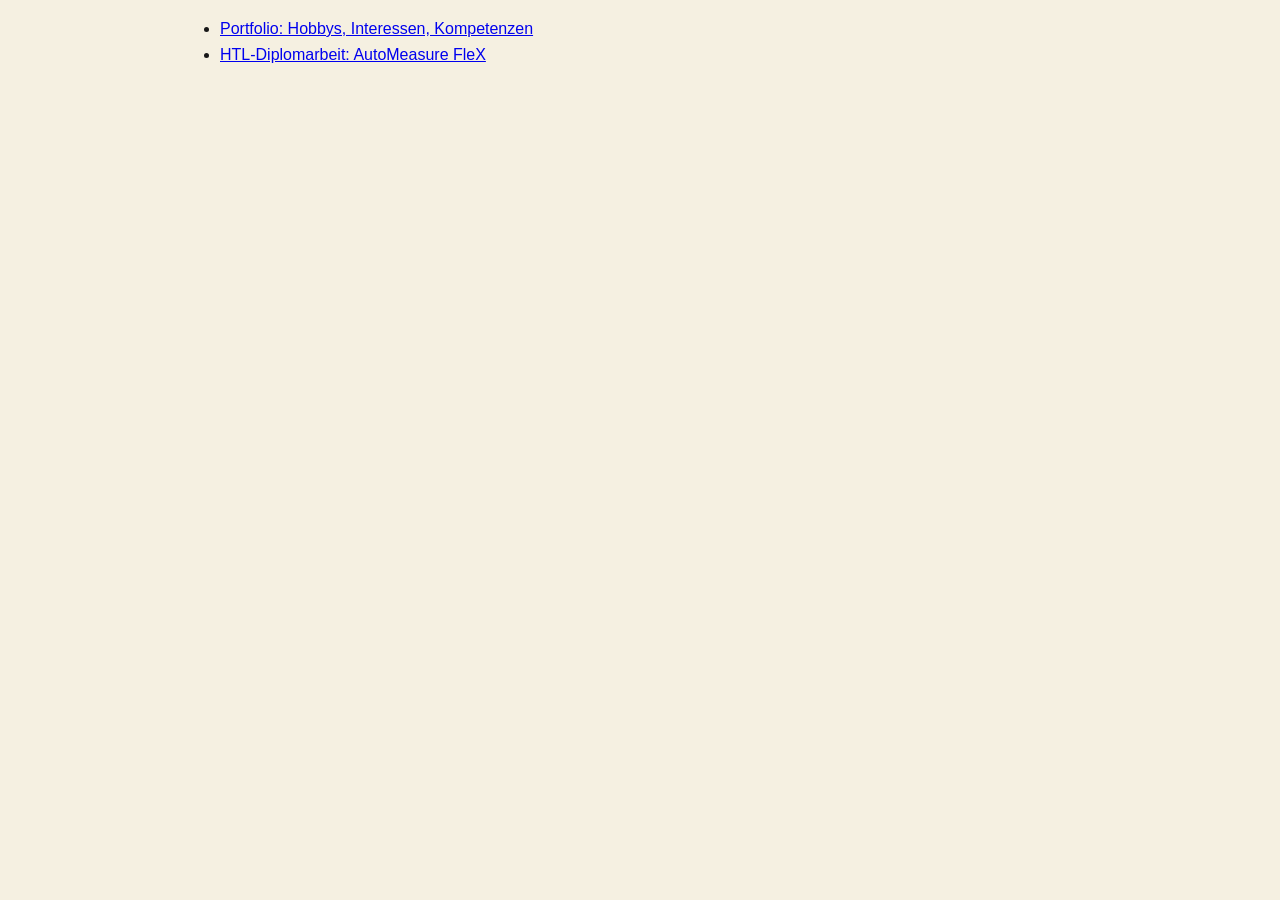
<file: index.html>
<!DOCTYPE html>
<html lang="de">
<head>
    <meta charset="UTF-8">
    <meta name="viewport" content="width=device-width, initial-scale=1.0">

    <title>Julian Kampitsch</title>



    <link rel="stylesheet" href="style.css">
</head>

<body>

    <main class="page">

<ul>
    <li><a href="portfolio.html">Portfolio: Hobbys, Interessen, Kompetenzen</a></li>
    <li><a href="automeasure_flex.html">HTL-Diplomarbeit: AutoMeasure FleX</a></li>

</ul>

    </main>




</body>
</html>
</file>
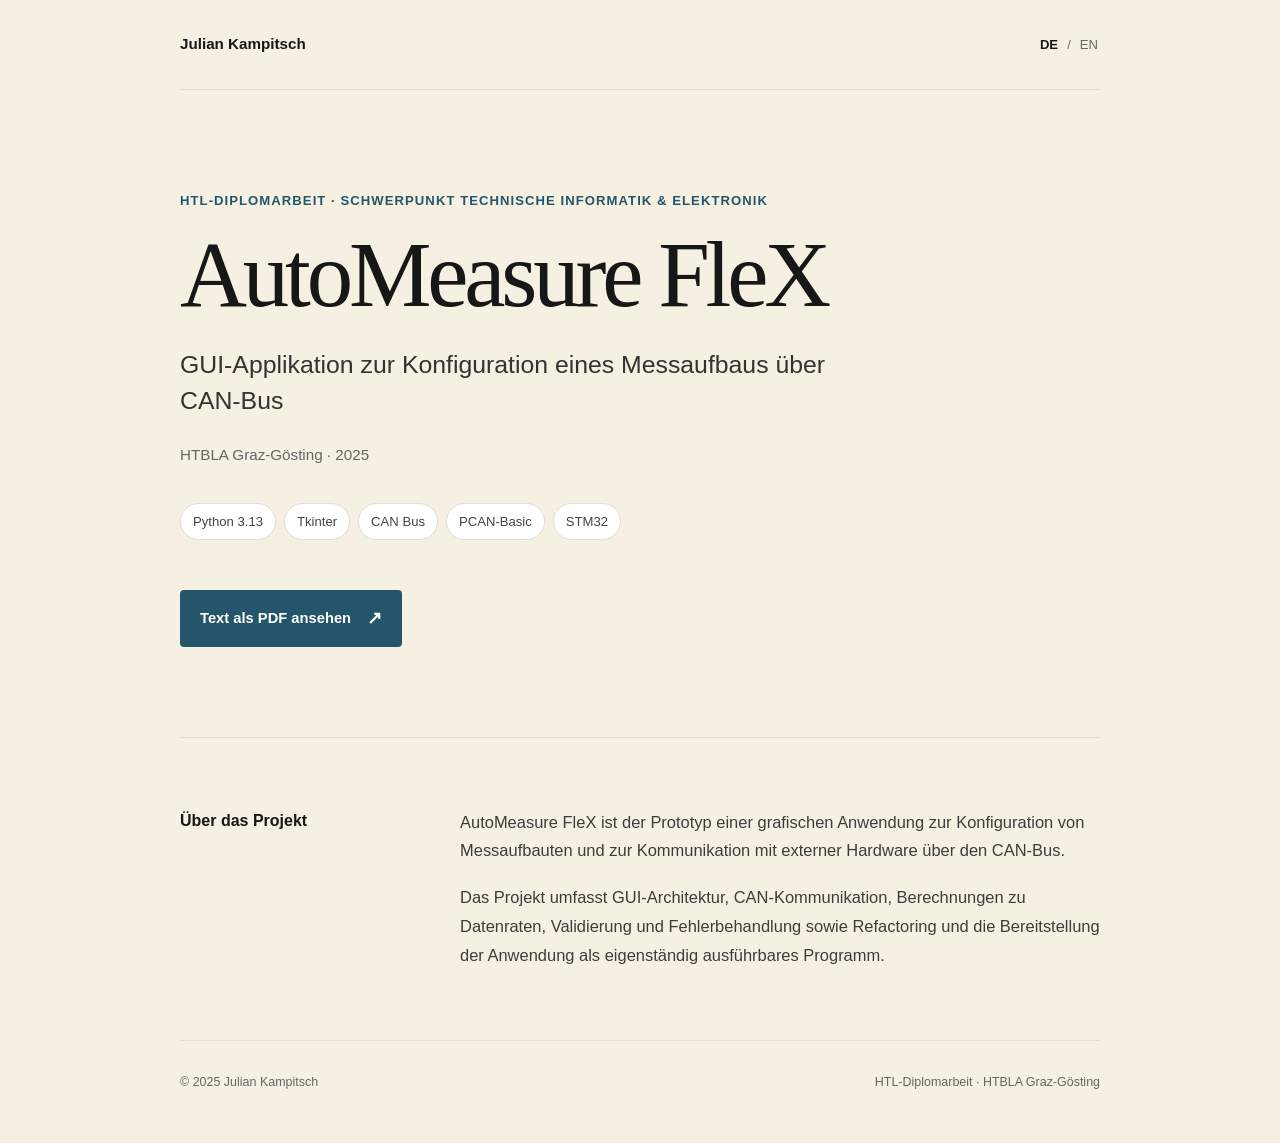
<file: AutoMeasure_FleX.html>
<!DOCTYPE html>
<html lang="de">
<head>
    <meta charset="UTF-8">
    <meta name="viewport" content="width=device-width, initial-scale=1.0">

    <title>AutoMeasure FleX · Julian Kampitsch</title>

    <meta
        name="description"
        content="AutoMeasure FleX – GUI-Applikation zur Konfiguration eines Messaufbaus über CAN-Bus. HTL-Kolleg-Diplomarbeit von Julian Kampitsch."
    >

    <link rel="stylesheet" href="style.css">
</head>

<body>

    <main class="page">

        <header class="header">
            <a class="name" href="https://lo0pin.github.io/web/index.html">Julian Kampitsch</a>

            <nav class="language-switch" aria-label="Sprache auswählen">
                <button class="lang-btn active" data-lang="de">DE</button>
                <span>/</span>
                <button class="lang-btn" data-lang="en">EN</button>
            </nav>
        </header>


        <section class="hero">

            <p class="eyebrow"
               data-de="HTL-Diplomarbeit · Technische Informatik & Elektronik"
               data-en="HTL-Diploma thesis · Computer Engineering & Electronics">
                HTL-Diplomarbeit · Schwerpunkt Technische Informatik & Elektronik
            </p>

            <h1>AutoMeasure FleX</h1>

            <h2
                data-de="GUI-Applikation zur Konfiguration eines Messaufbaus über CAN-Bus"
                data-en="GUI Application for Configuring a Measurement Setup via CAN Bus">
                GUI-Applikation zur Konfiguration eines Messaufbaus über CAN-Bus
            </h2>

            <p class="meta">
                HTBLA Graz-Gösting · 2025
            </p>

            <div class="tech-stack" aria-label="Verwendete Technologien">
                <span>Python 3.13</span>
                <span>Tkinter</span>
                <span>CAN Bus</span>
                <span>PCAN-Basic</span>
                <span>STM32</span>
            </div>

            <a
                class="pdf-button"
                href="AutoMeasure_FleX_Julian_Kampitsch.pdf"
                target="_blank"
                rel="noopener"
            >
                <span
                    data-de="Diplomarbeit als PDF ansehen"
                    data-en="View thesis as PDF">
                    Text als PDF ansehen
                </span>
                <span class="arrow">↗</span>
            </a>

        </section>


<section class="about">

    <div class="about-label">
        <h3
            data-de="Über das Projekt"
            data-en="About the project">
            Über das Projekt
        </h3>
    </div>

    <div class="about-content">
        <p
            data-de="AutoMeasure FleX ist der Prototyp einer grafischen Anwendung zur Konfiguration von Messaufbauten und zur Kommunikation mit externer Hardware über den CAN-Bus."
            data-en="AutoMeasure FleX is a prototype graphical application for configuring measurement setups and communicating with external hardware via the CAN bus.">
            AutoMeasure FleX ist der Prototyp einer grafischen Anwendung
            zur Konfiguration von Messaufbauten und zur Kommunikation mit
            externer Hardware über den CAN-Bus.
        </p>

        <p
            data-de="Das Projekt umfasst GUI-Architektur, CAN-Kommunikation, Berechnungen zu Datenraten, Validierung und Fehlerbehandlung sowie Refactoring und die Bereitstellung der Anwendung als eigenständig ausführbares Programm."
            data-en="The project covers GUI architecture, CAN communication, data-rate calculations, validation and error handling, refactoring, and packaging the application as a standalone executable.">
            Das Projekt umfasst GUI-Architektur, CAN-Kommunikation,
            Berechnungen zu Datenraten, Validierung und Fehlerbehandlung
            sowie Refactoring und die Bereitstellung der Anwendung als
            eigenständig ausführbares Programm.
        </p>
    </div>

</section>


        <footer>
            <span>© 2025 Julian Kampitsch</span>

            <span
                data-de="Diplomarbeit · HTBLA Graz-Gösting"
                data-en="Diploma thesis · HTBLA Graz-Gösting">
                HTL-Diplomarbeit · HTBLA Graz-Gösting
            </span>
        </footer>

    </main>


    <script>
        const buttons = document.querySelectorAll(".lang-btn");
        const translatedElements = document.querySelectorAll("[data-de][data-en]");

        function setLanguage(language) {
            document.documentElement.lang = language;

            translatedElements.forEach(element => {
                element.textContent = element.dataset[language];
            });

            buttons.forEach(button => {
                button.classList.toggle(
                    "active",
                    button.dataset.lang === language
                );
            });
        }

        buttons.forEach(button => {
            button.addEventListener("click", () => {
                setLanguage(button.dataset.lang);
            });
        });
    </script>

</body>
</html>
</file>
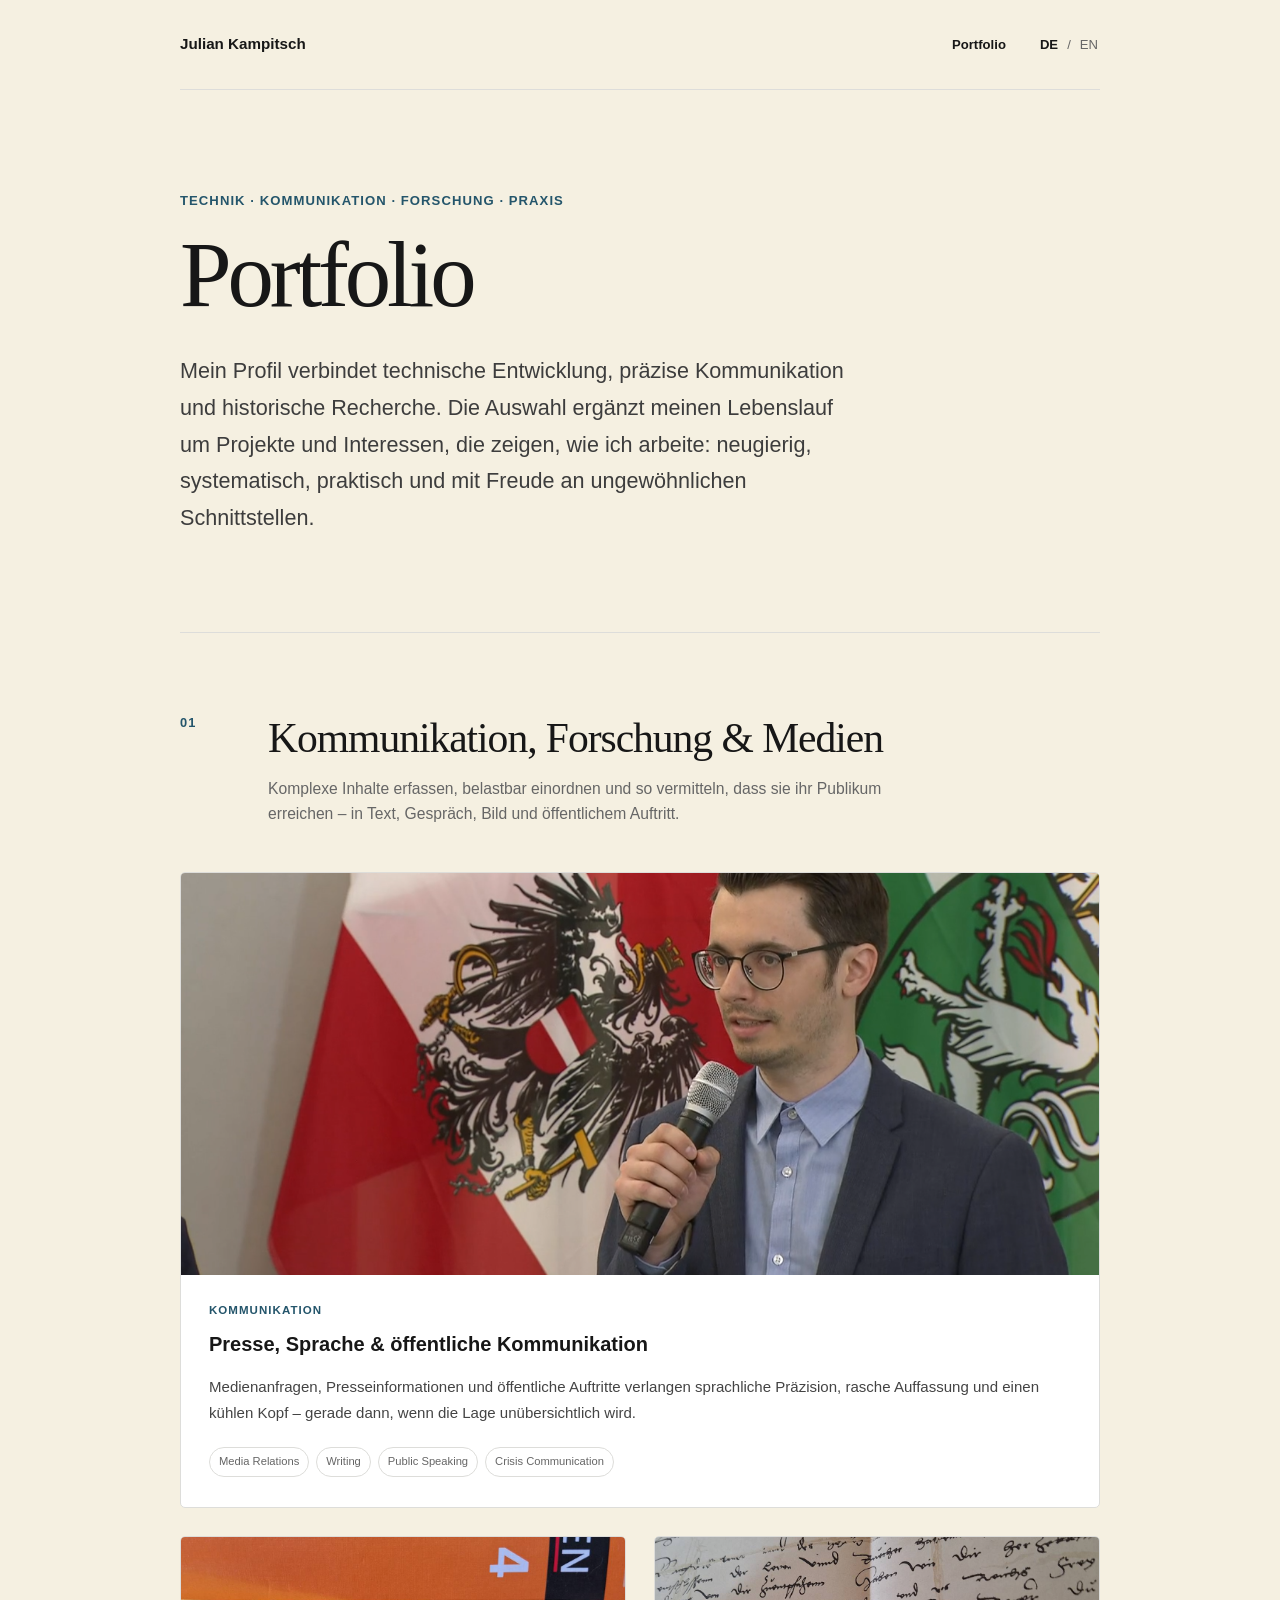
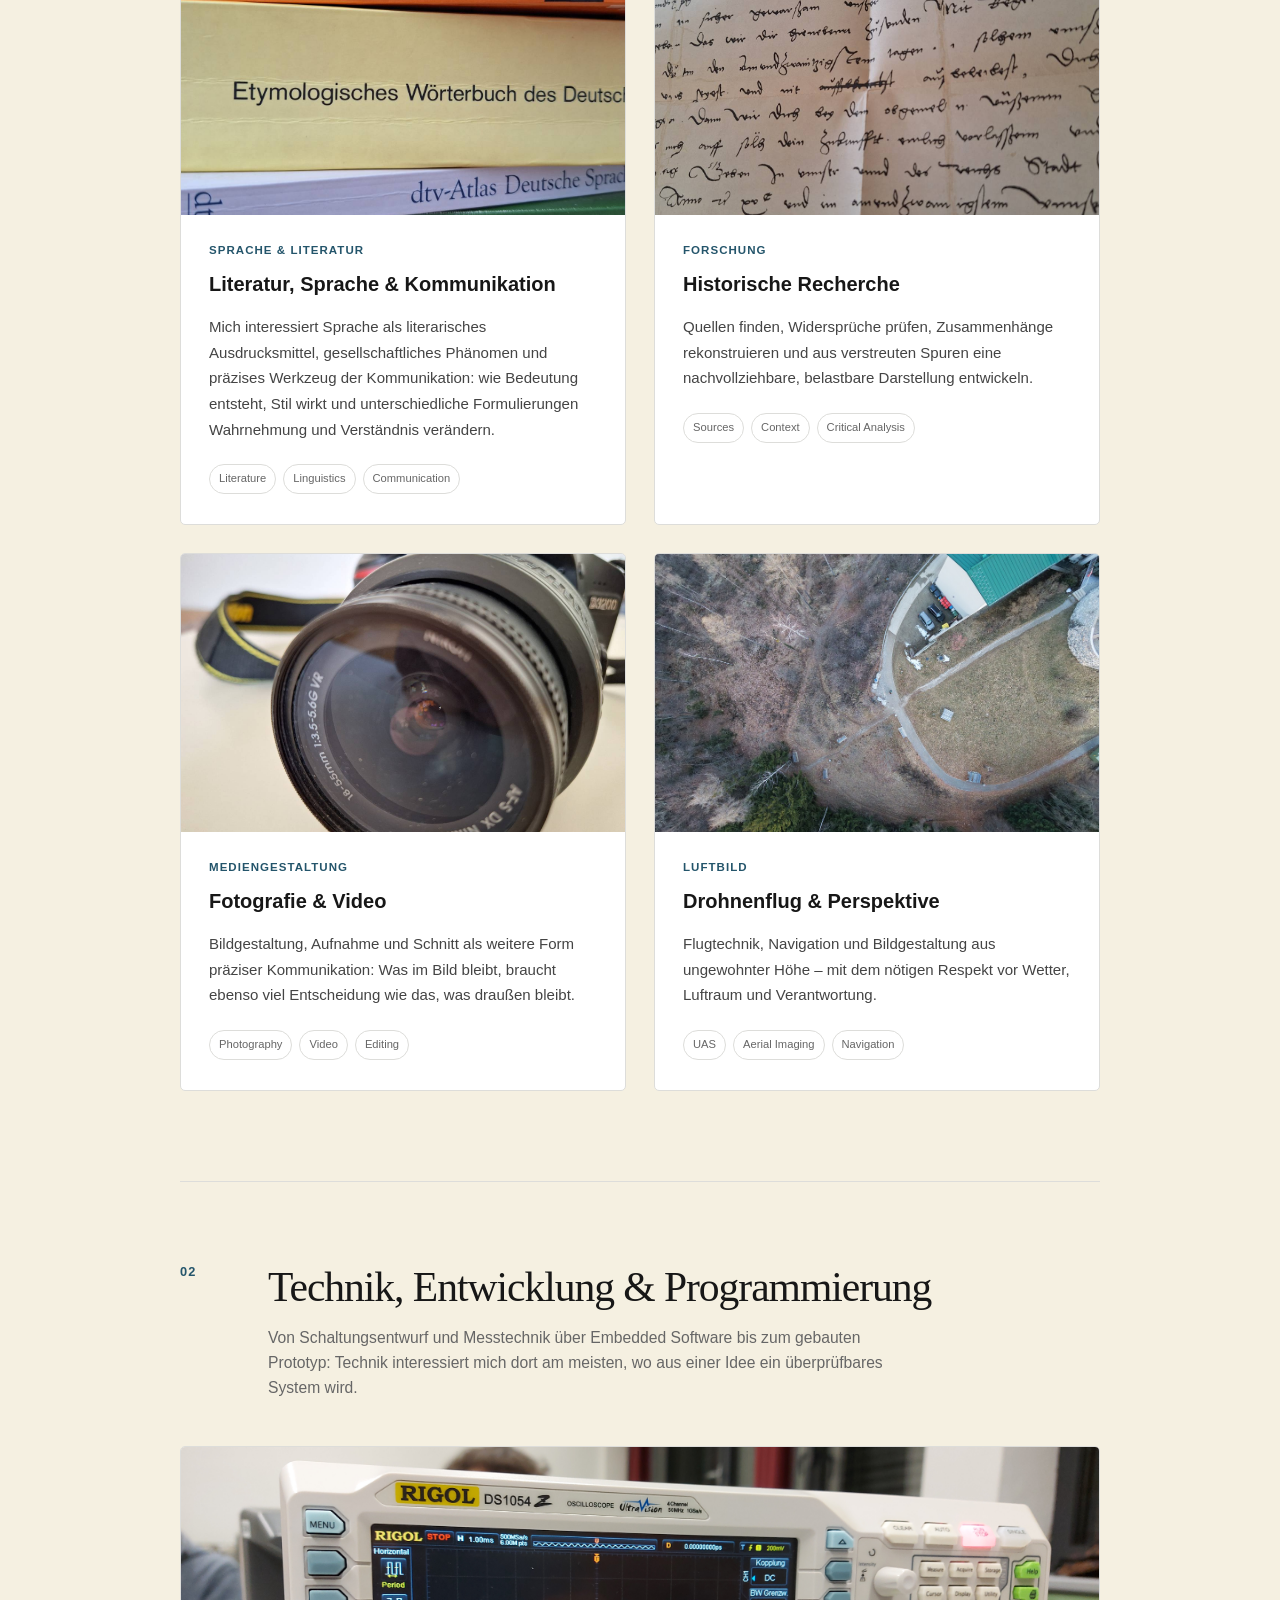
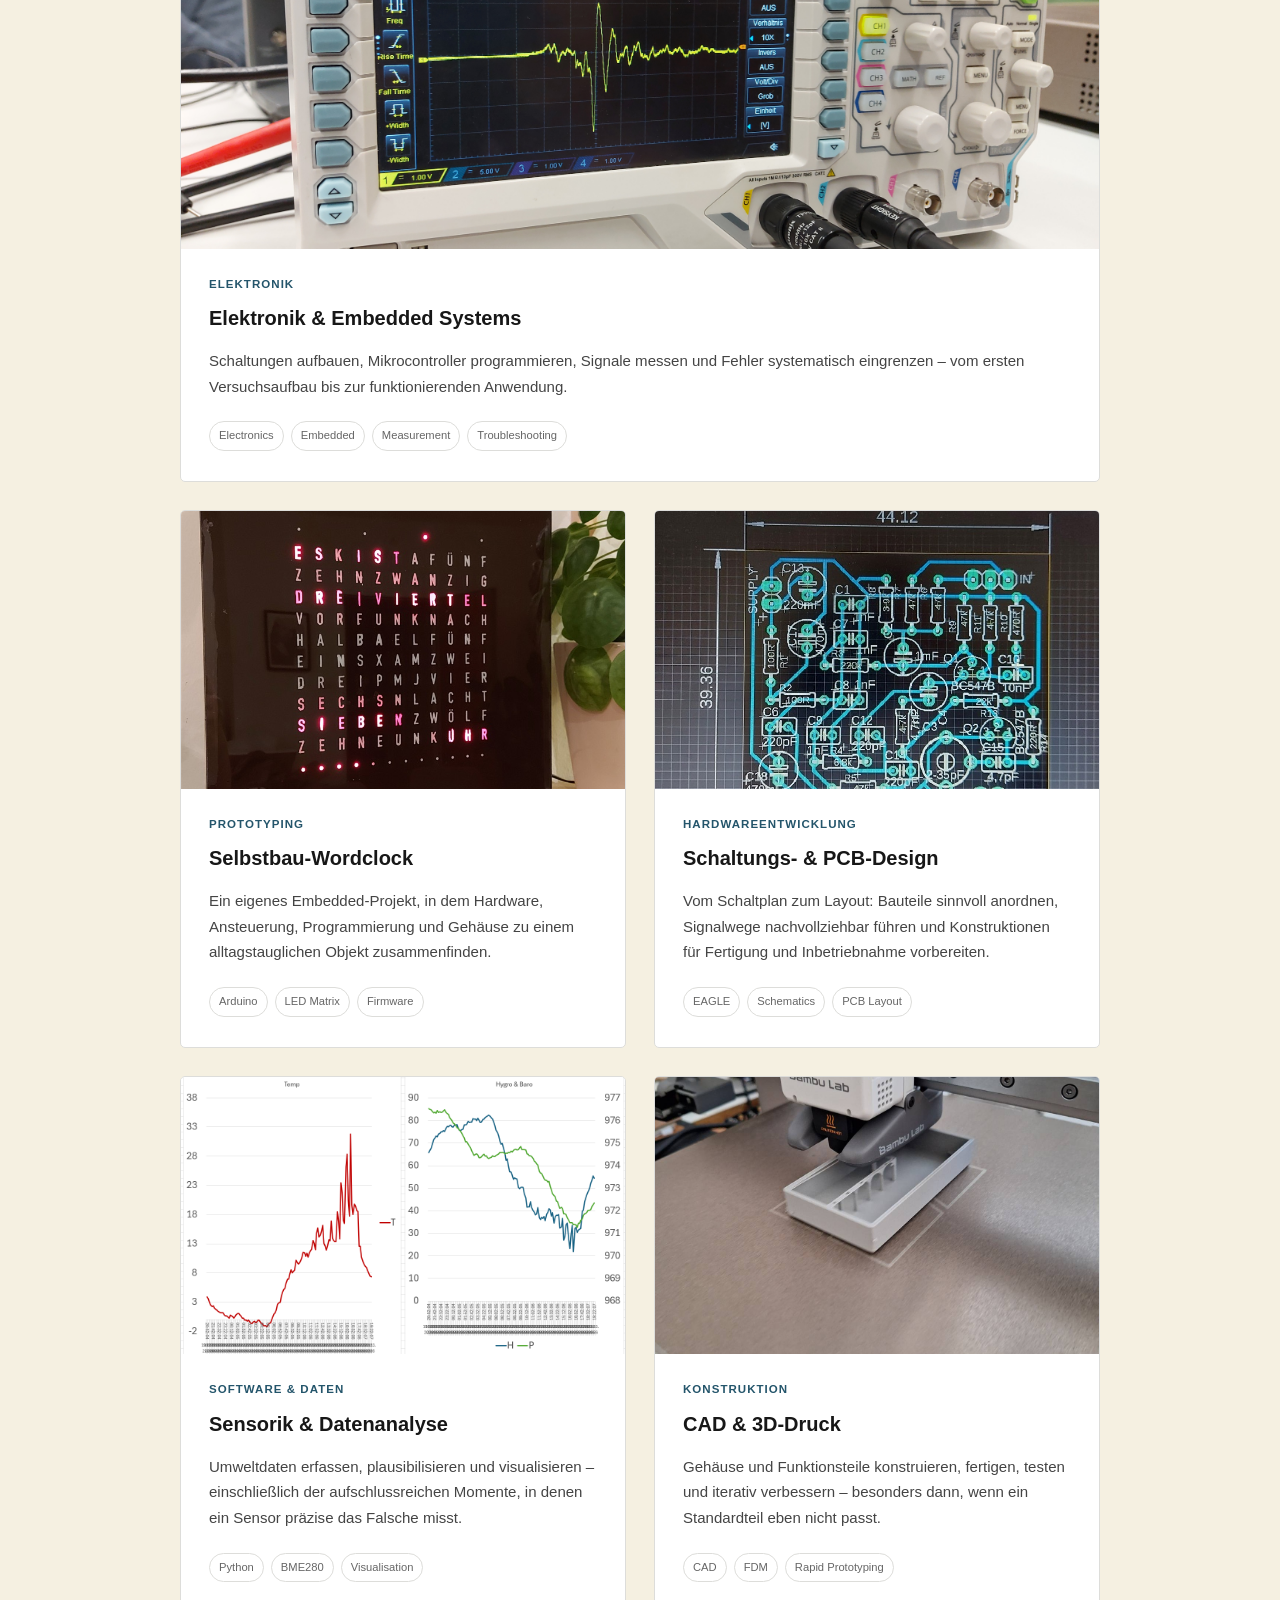
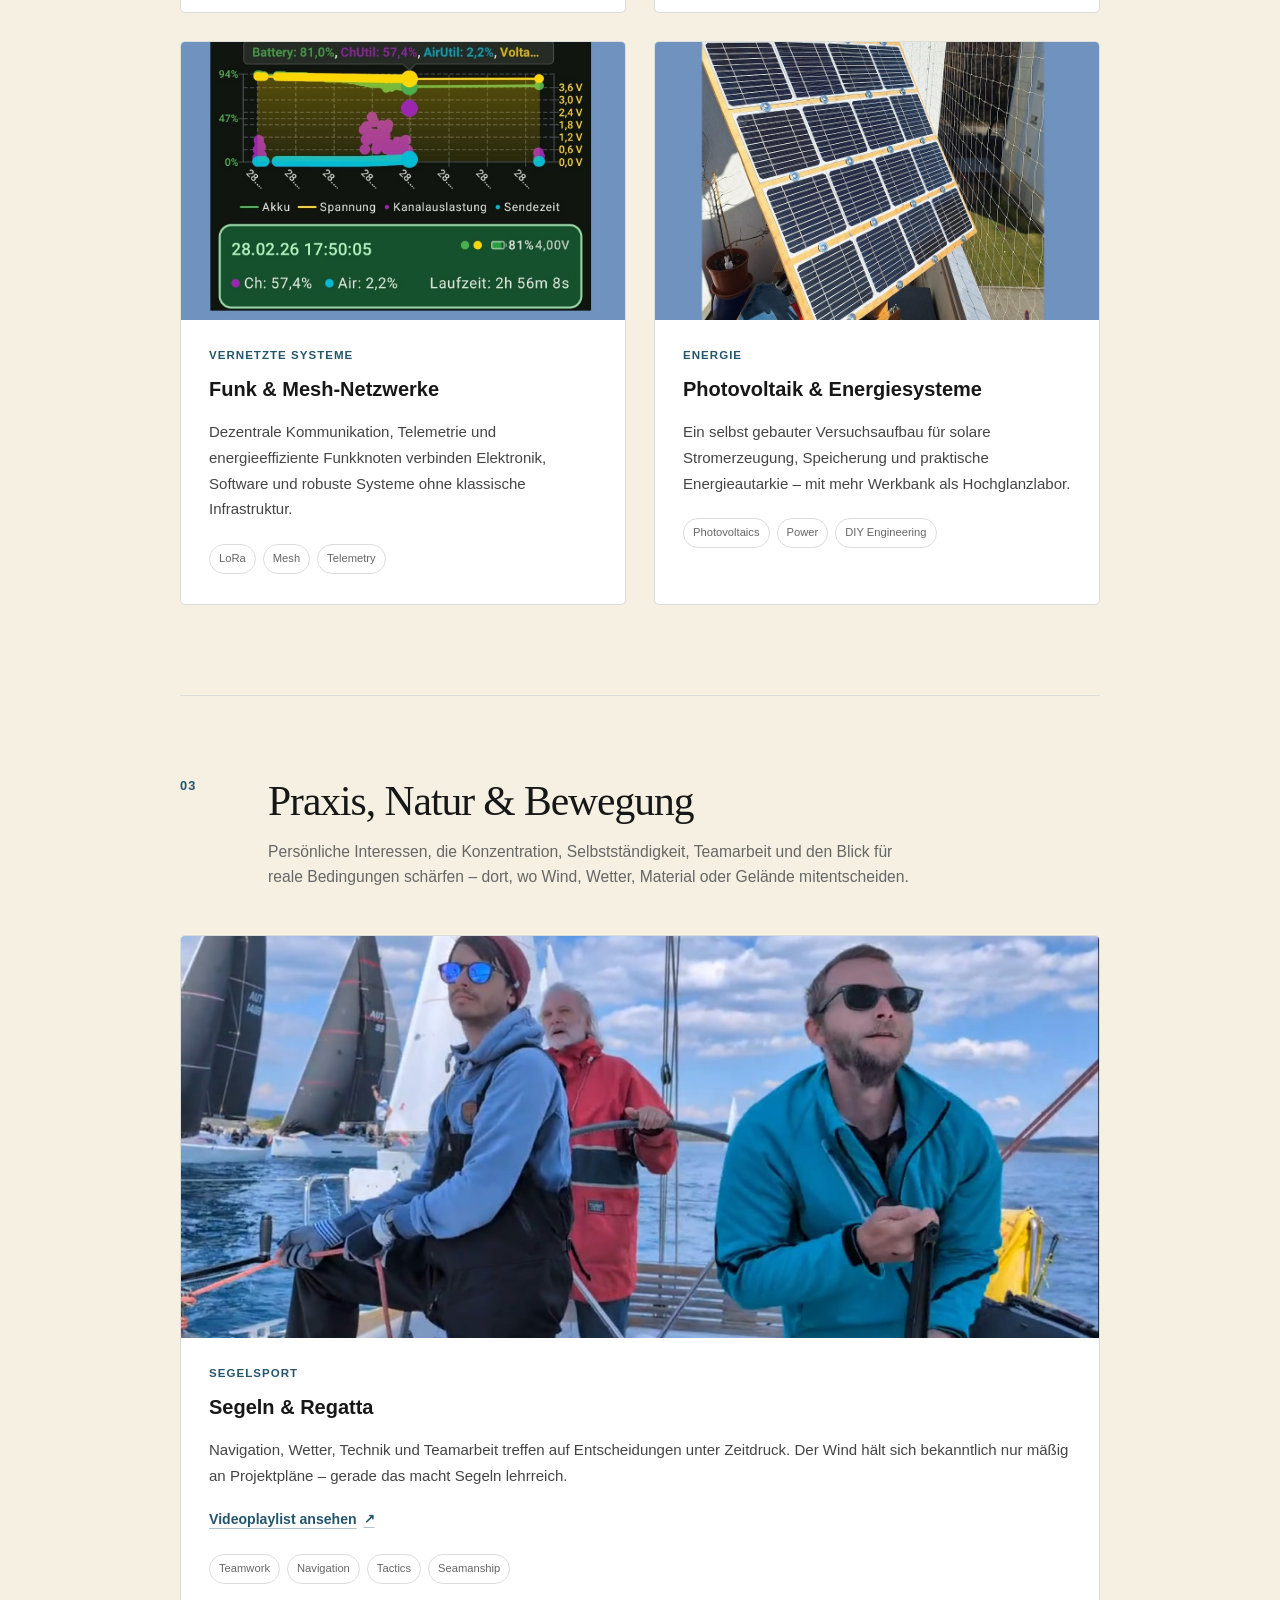
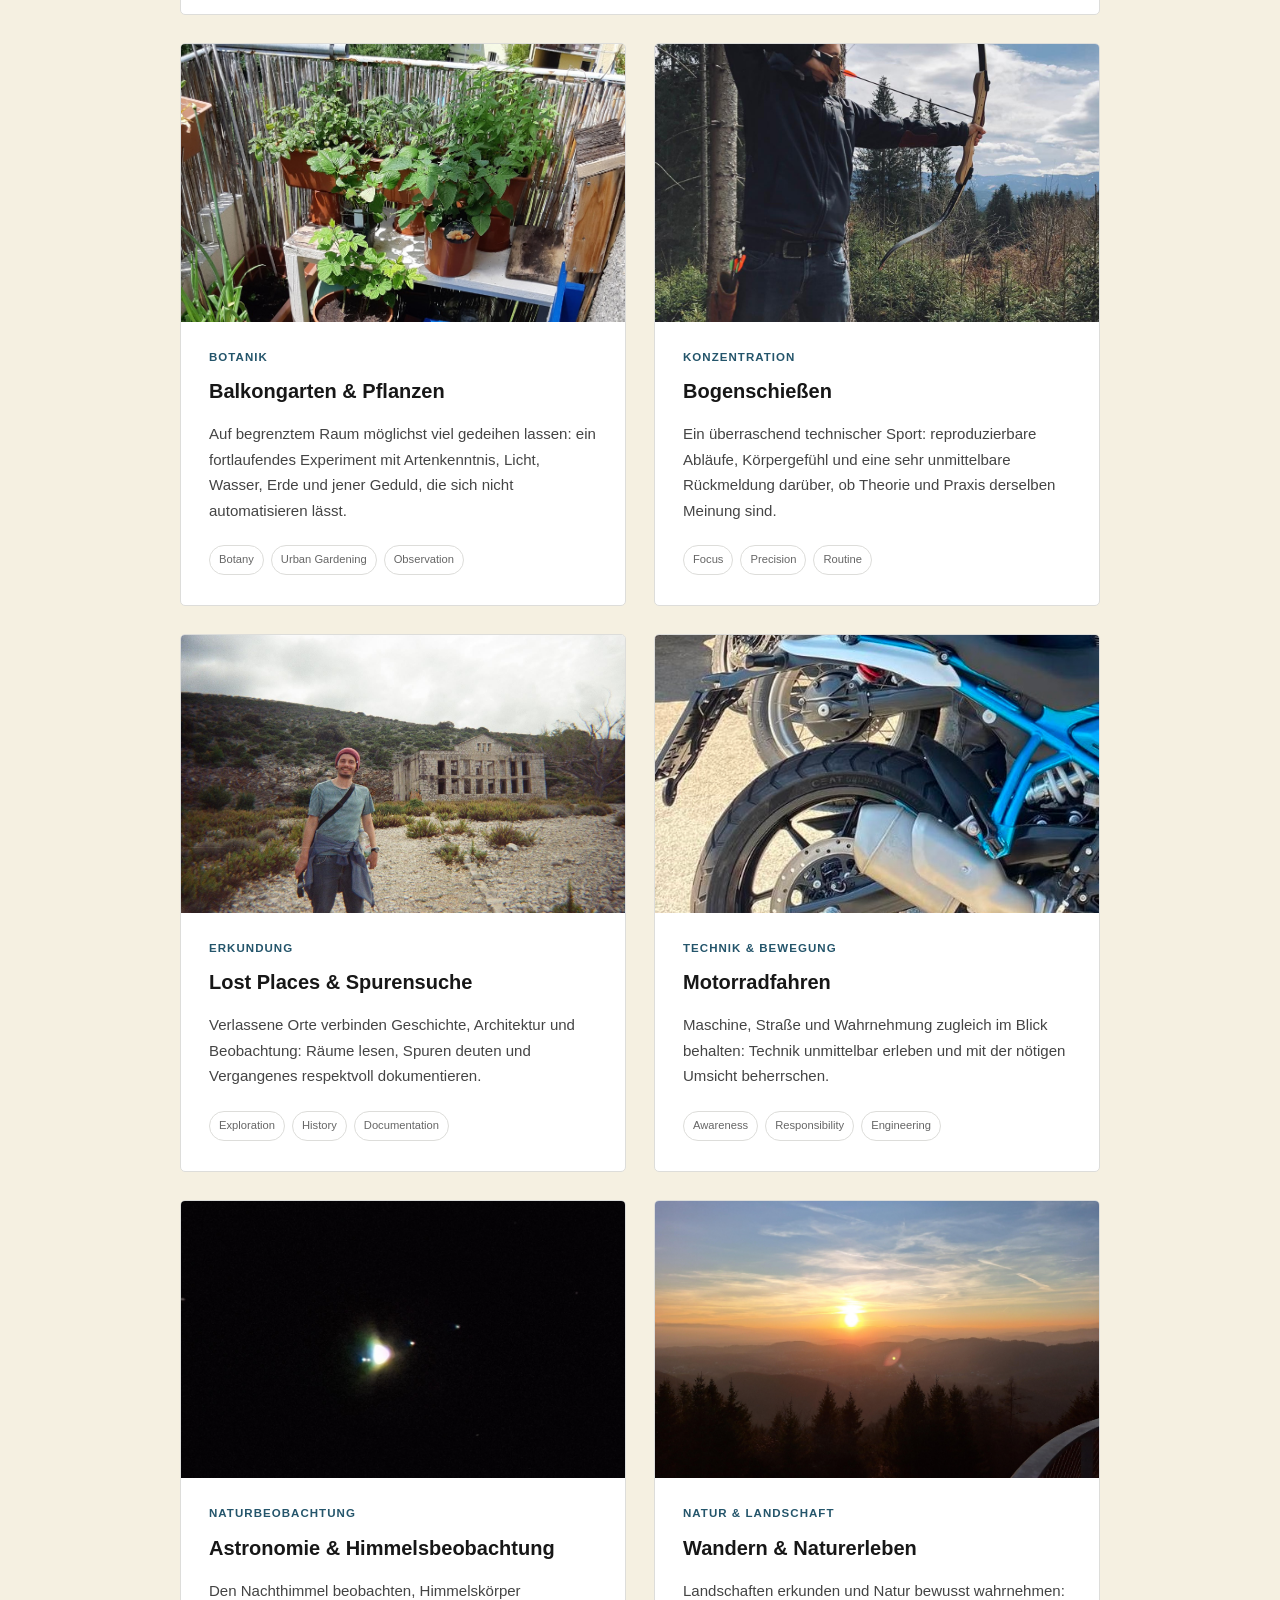
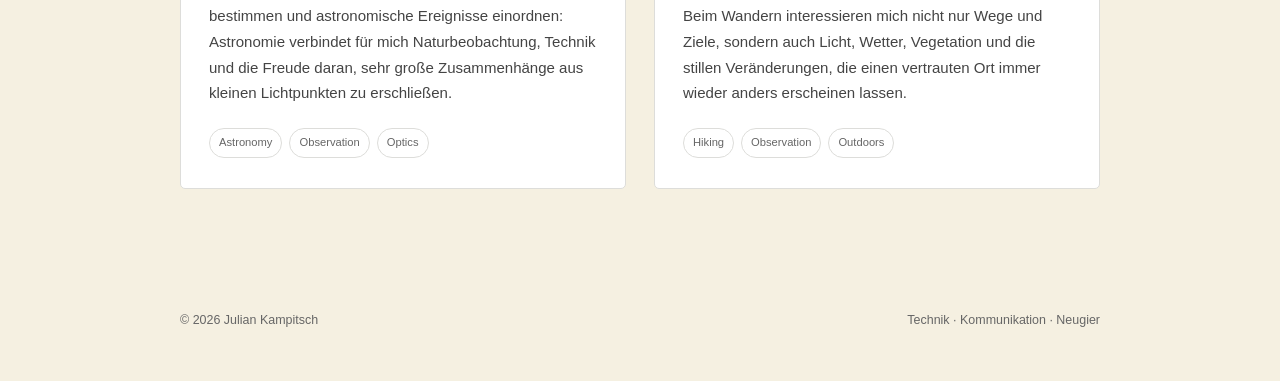
<file: portfolio.html>
<!DOCTYPE html>
<html lang="de">
<head>
    <meta charset="UTF-8">
    <meta name="viewport" content="width=device-width, initial-scale=1.0">

    <title>Portfolio · Julian Kampitsch</title>

    <meta
        name="description"
        content="Portfolio von Julian Kampitsch – Elektronik, Programmierung, Kommunikation, Forschung und ausgewählte persönliche Projekte."
    >

    <link rel="stylesheet" href="style.css">
</head>

<body>

    <main class="page">

        <header class="header">

            <a class="name" href="https://lo0pin.github.io/web/index.html">
                Julian Kampitsch
            </a>

            <div class="header-right">

                <nav class="main-nav" aria-label="Seitennavigation">
                    <a
                        class="active"
                        href="portfolio.html"
                        data-de="Portfolio"
                        data-en="Portfolio">
                        Portfolio
                    </a>
                </nav>

                <nav class="language-switch" aria-label="Sprache auswählen">
                    <button class="lang-btn active" type="button" data-lang="de">DE</button>
                    <span>/</span>
                    <button class="lang-btn" type="button" data-lang="en">EN</button>
                </nav>

            </div>

        </header>


        <section class="portfolio-hero">

            <p
                class="eyebrow"
                data-de="Technik · Kommunikation · Forschung · Praxis"
                data-en="Engineering · Communication · Research · Practice">
                Technik · Kommunikation · Forschung · Praxis
            </p>

            <h1 data-de="Portfolio" data-en="Portfolio">Portfolio</h1>

            <p
                class="portfolio-intro"
                data-de="Mein Profil verbindet technische Entwicklung, präzise Kommunikation und historische Recherche. Die Auswahl ergänzt meinen Lebenslauf um Projekte und Interessen, die zeigen, wie ich arbeite: neugierig, systematisch, praktisch und mit Freude an ungewöhnlichen Schnittstellen."
                data-en="My profile combines technical development, precise communication and historical research. This selection complements my CV with projects and interests that show how I work: curious, systematic, hands-on and drawn to unusual intersections.">
                Mein Profil verbindet technische Entwicklung, präzise
                Kommunikation und historische Recherche. Die Auswahl ergänzt
                meinen Lebenslauf um Projekte und Interessen, die zeigen, wie
                ich arbeite: neugierig, systematisch, praktisch und mit Freude
                an ungewöhnlichen Schnittstellen.
            </p>

        </section>

        <!-- 01 · Kommunikation, Forschung & Medien -->

        <section class="portfolio-section">

            <div class="section-heading">

                <p class="section-number">01</p>

                <div>
                    <h2
                        data-de="Kommunikation, Forschung & Medien"
                        data-en="Communication, Research & Media">
                        Kommunikation, Forschung & Medien
                    </h2>

                    <p
                        data-de="Komplexe Inhalte erfassen, belastbar einordnen und so vermitteln, dass sie ihr Publikum erreichen – in Text, Gespräch, Bild und öffentlichem Auftritt."
                        data-en="Understanding complex issues, placing them in a sound context and communicating them so they reach their audience – in writing, conversation, imagery and public appearances.">
                        Komplexe Inhalte erfassen, belastbar einordnen und so
                        vermitteln, dass sie ihr Publikum erreichen – in Text,
                        Gespräch, Bild und öffentlichem Auftritt.
                    </p>
                </div>

            </div>


            <div class="portfolio-grid">

                <article class="portfolio-card portfolio-card-large">

                    <a
                        class="portfolio-image-link"
                        href="assets/pressekonferenz2.png"
                        target="_blank"
                        rel="noopener"
                        title="Bild in voller Größe öffnen"
                        data-de-title="Bild in voller Größe öffnen"
                        data-en-title="Open full-size image">
                        <figure>
                            <img
                                src="assets/pressekonferenz2.png"
                                alt="Julian Kampitsch bei einem öffentlichen Auftritt mit Mikrofon"
                                loading="lazy">
                        </figure>
                    </a>

                    <div class="portfolio-card-content">

                        <p class="portfolio-category" data-de="Kommunikation" data-en="Communication">
                            Kommunikation
                        </p>

                        <h3
                            data-de="Presse, Sprache & öffentliche Kommunikation"
                            data-en="Press, Language & Public Communication">
                            Presse, Sprache & öffentliche Kommunikation
                        </h3>

                        <p
                            data-de="Medienanfragen, Presseinformationen und öffentliche Auftritte verlangen sprachliche Präzision, rasche Auffassung und einen kühlen Kopf – gerade dann, wenn die Lage unübersichtlich wird."
                            data-en="Media enquiries, press information and public appearances require linguistic precision, quick comprehension and a cool head – especially when circumstances become unclear.">
                            Medienanfragen, Presseinformationen und öffentliche
                            Auftritte verlangen sprachliche Präzision, rasche
                            Auffassung und einen kühlen Kopf – gerade dann,
                            wenn die Lage unübersichtlich wird.
                        </p>

                        <div class="portfolio-tags">
                            <span>Media Relations</span>
                            <span>Writing</span>
                            <span>Public Speaking</span>
                            <span>Crisis Communication</span>
                        </div>

                    </div>

                </article>


                <article class="portfolio-card">

                    <a
                        class="portfolio-image-link"
                        href="assets/lit_lingu.jpeg"
                        target="_blank"
                        rel="noopener"
                        title="Bild in voller Größe öffnen"
                        data-de-title="Bild in voller Größe öffnen"
                        data-en-title="Open full-size image">
                        <figure>
                            <img
                                src="assets/lit_lingu.jpeg"
                                alt="Fachbücher zu Grammatik, Etymologie und Linguistik"
                                loading="lazy">
                        </figure>
                    </a>

                    <div class="portfolio-card-content">

                        <p
                            class="portfolio-category"
                            data-de="Sprache & Literatur"
                            data-en="Language & Literature">
                            Sprache & Literatur
                        </p>

                        <h3
                            data-de="Literatur, Sprache & Kommunikation"
                            data-en="Literature, Language & Communication">
                            Literatur, Sprache & Kommunikation
                        </h3>

                        <p
                            data-de="Mich interessiert Sprache als literarisches Ausdrucksmittel, gesellschaftliches Phänomen und präzises Werkzeug der Kommunikation: wie Bedeutung entsteht, Stil wirkt und unterschiedliche Formulierungen Wahrnehmung und Verständnis verändern."
                            data-en="I am interested in language as a literary medium, a social phenomenon and a precise tool of communication: how meaning emerges, how style creates effects and how different wording shapes perception and understanding.">
                            Mich interessiert Sprache als literarisches Ausdrucksmittel,
                            gesellschaftliches Phänomen und präzises Werkzeug der Kommunikation:
                            wie Bedeutung entsteht, Stil wirkt und unterschiedliche
                            Formulierungen Wahrnehmung und Verständnis verändern.
                        </p>

                        <div class="portfolio-tags">
                            <span>Literature</span>
                            <span>Linguistics</span>
                            <span>Communication</span>
                        </div>

                    </div>

                </article>


                <article class="portfolio-card">

                    <a
                        class="portfolio-image-link"
                        href="assets/history.jpeg"
                        target="_blank"
                        rel="noopener"
                        title="Bild in voller Größe öffnen"
                        data-de-title="Bild in voller Größe öffnen"
                        data-en-title="Open full-size image">
                        <figure>
                            <img
                                src="assets/history.jpeg"
                                alt="Historische handschriftliche Quellen bei der Recherche"
                                loading="lazy">
                        </figure>
                    </a>

                    <div class="portfolio-card-content">

                        <p class="portfolio-category" data-de="Forschung" data-en="Research">
                            Forschung
                        </p>

                        <h3 data-de="Historische Recherche" data-en="Historical Research">
                            Historische Recherche
                        </h3>

                        <p
                            data-de="Quellen finden, Widersprüche prüfen, Zusammenhänge rekonstruieren und aus verstreuten Spuren eine nachvollziehbare, belastbare Darstellung entwickeln."
                            data-en="Finding sources, checking contradictions, reconstructing connections and developing a clear, defensible account from scattered traces.">
                            Quellen finden, Widersprüche prüfen, Zusammenhänge
                            rekonstruieren und aus verstreuten Spuren eine
                            nachvollziehbare, belastbare Darstellung entwickeln.
                        </p>

                        <div class="portfolio-tags">
                            <span>Sources</span>
                            <span>Context</span>
                            <span>Critical Analysis</span>
                        </div>

                    </div>

                </article>


                <article class="portfolio-card">

                    <a
                        class="portfolio-image-link"
                        href="assets/videography01.jpeg"
                        target="_blank"
                        rel="noopener"
                        title="Bild in voller Größe öffnen"
                        data-de-title="Bild in voller Größe öffnen"
                        data-en-title="Open full-size image">
                        <figure>
                            <img
                                src="assets/videography01.jpeg"
                                alt="Kameraobjektiv für Foto- und Videoproduktion"
                                loading="lazy">
                        </figure>
                    </a>

                    <div class="portfolio-card-content">

                        <p class="portfolio-category" data-de="Mediengestaltung" data-en="Media Production">
                            Mediengestaltung
                        </p>

                        <h3 data-de="Fotografie & Video" data-en="Photography & Video">
                            Fotografie & Video
                        </h3>

                        <p
                            data-de="Bildgestaltung, Aufnahme und Schnitt als weitere Form präziser Kommunikation: Was im Bild bleibt, braucht ebenso viel Entscheidung wie das, was draußen bleibt."
                            data-en="Composition, recording and editing as another form of precise communication: what stays in the frame requires as much judgement as what remains outside it.">
                            Bildgestaltung, Aufnahme und Schnitt als weitere Form
                            präziser Kommunikation: Was im Bild bleibt, braucht
                            ebenso viel Entscheidung wie das, was draußen bleibt.
                        </p>

                        <div class="portfolio-tags">
                            <span>Photography</span>
                            <span>Video</span>
                            <span>Editing</span>
                        </div>

                    </div>

                </article>


                <article class="portfolio-card">

                    <a
                        class="portfolio-image-link"
                        href="assets/drohnenflug.JPG"
                        target="_blank"
                        rel="noopener"
                        title="Bild in voller Größe öffnen"
                        data-de-title="Bild in voller Größe öffnen"
                        data-en-title="Open full-size image">
                        <figure>
                            <img
                                src="assets/drohnenflug.JPG"
                                alt="Luftaufnahme eines Drohnenflugs"
                                loading="lazy">
                        </figure>
                    </a>

                    <div class="portfolio-card-content">

                        <p class="portfolio-category" data-de="Luftbild" data-en="Aerial Imaging">
                            Luftbild
                        </p>

                        <h3 data-de="Drohnenflug & Perspektive" data-en="Drone Flight & Perspective">
                            Drohnenflug & Perspektive
                        </h3>

                        <p
                            data-de="Flugtechnik, Navigation und Bildgestaltung aus ungewohnter Höhe – mit dem nötigen Respekt vor Wetter, Luftraum und Verantwortung."
                            data-en="Flight technology, navigation and visual composition from an unusual height – with due respect for weather, airspace and responsibility.">
                            Flugtechnik, Navigation und Bildgestaltung aus
                            ungewohnter Höhe – mit dem nötigen Respekt vor Wetter,
                            Luftraum und Verantwortung.
                        </p>

                        <div class="portfolio-tags">
                            <span>UAS</span>
                            <span>Aerial Imaging</span>
                            <span>Navigation</span>
                        </div>

                    </div>

                </article>

            </div>

        </section>

        <!-- 02 · Technik, Entwicklung & Programmierung -->

        <section class="portfolio-section">

            <div class="section-heading">

                <p class="section-number">02</p>

                <div>
                    <h2
                        data-de="Technik, Entwicklung & Programmierung"
                        data-en="Engineering, Development & Programming">
                        Technik, Entwicklung & Programmierung
                    </h2>

                    <p
                        data-de="Von Schaltungsentwurf und Messtechnik über Embedded Software bis zum gebauten Prototyp: Technik interessiert mich dort am meisten, wo aus einer Idee ein überprüfbares System wird."
                        data-en="From circuit design and measurement technology to embedded software and built prototypes: engineering interests me most where an idea becomes a testable system.">
                        Von Schaltungsentwurf und Messtechnik über Embedded
                        Software bis zum gebauten Prototyp: Technik interessiert
                        mich dort am meisten, wo aus einer Idee ein überprüfbares
                        System wird.
                    </p>
                </div>

            </div>


            <div class="portfolio-grid">

                <article class="portfolio-card portfolio-card-large">

                    <a
                        class="portfolio-image-link"
                        href="assets/oszi.jpg"
                        target="_blank"
                        rel="noopener"
                        title="Bild in voller Größe öffnen"
                        data-de-title="Bild in voller Größe öffnen"
                        data-en-title="Open full-size image">
                        <figure>
                            <img
                                src="assets/oszi.jpg"
                                alt="Oszilloskop bei der Analyse eines elektronischen Signals"
                                loading="lazy">
                        </figure>
                    </a>

                    <div class="portfolio-card-content">

                        <p class="portfolio-category" data-de="Elektronik" data-en="Electronics">
                            Elektronik
                        </p>

                        <h3
                            data-de="Elektronik & Embedded Systems"
                            data-en="Electronics & Embedded Systems">
                            Elektronik & Embedded Systems
                        </h3>

                        <p
                            data-de="Schaltungen aufbauen, Mikrocontroller programmieren, Signale messen und Fehler systematisch eingrenzen – vom ersten Versuchsaufbau bis zur funktionierenden Anwendung."
                            data-en="Building circuits, programming microcontrollers, measuring signals and systematically isolating faults – from the first bench prototype to a working application.">
                            Schaltungen aufbauen, Mikrocontroller programmieren,
                            Signale messen und Fehler systematisch eingrenzen –
                            vom ersten Versuchsaufbau bis zur funktionierenden Anwendung.
                        </p>

                        <div class="portfolio-tags">
                            <span>Electronics</span>
                            <span>Embedded</span>
                            <span>Measurement</span>
                            <span>Troubleshooting</span>
                        </div>

                    </div>

                </article>


                <article class="portfolio-card">

                    <a
                        class="portfolio-image-link"
                        href="assets/Selbstbau-Wordclock.jpg"
                        target="_blank"
                        rel="noopener"
                        title="Bild in voller Größe öffnen"
                        data-de-title="Bild in voller Größe öffnen"
                        data-en-title="Open full-size image">
                        <figure>
                            <img
                                src="assets/Selbstbau-Wordclock.jpg"
                                alt="Selbst gebaute Wordclock mit leuchtender Buchstabenmatrix"
                                loading="lazy">
                        </figure>
                    </a>

                    <div class="portfolio-card-content">

                        <p class="portfolio-category" data-de="Prototyping" data-en="Prototyping">
                            Prototyping
                        </p>

                        <h3 data-de="Selbstbau-Wordclock" data-en="Custom-built Word Clock">
                            Selbstbau-Wordclock
                        </h3>

                        <p
                            data-de="Ein eigenes Embedded-Projekt, in dem Hardware, Ansteuerung, Programmierung und Gehäuse zu einem alltagstauglichen Objekt zusammenfinden."
                            data-en="A custom embedded project combining hardware, control logic, programming and enclosure design in a practical everyday object.">
                            Ein eigenes Embedded-Projekt, in dem Hardware,
                            Ansteuerung, Programmierung und Gehäuse zu einem
                            alltagstauglichen Objekt zusammenfinden.
                        </p>

                        <div class="portfolio-tags">
                            <span>Arduino</span>
                            <span>LED Matrix</span>
                            <span>Firmware</span>
                        </div>

                    </div>

                </article>


                <article class="portfolio-card">

                    <a
                        class="portfolio-image-link"
                        href="assets/Autodesk Eagle_.jpg"
                        target="_blank"
                        rel="noopener"
                        title="Bild in voller Größe öffnen"
                        data-de-title="Bild in voller Größe öffnen"
                        data-en-title="Open full-size image">
                        <figure>
                            <img
                                src="assets/Autodesk Eagle_.jpg"
                                alt="Leiterplattenlayout in Autodesk Eagle"
                                loading="lazy">
                        </figure>
                    </a>

                    <div class="portfolio-card-content">

                        <p class="portfolio-category" data-de="Hardwareentwicklung" data-en="Hardware Development">
                            Hardwareentwicklung
                        </p>

                        <h3 data-de="Schaltungs- & PCB-Design" data-en="Circuit & PCB Design">
                            Schaltungs- & PCB-Design
                        </h3>

                        <p
                            data-de="Vom Schaltplan zum Layout: Bauteile sinnvoll anordnen, Signalwege nachvollziehbar führen und Konstruktionen für Fertigung und Inbetriebnahme vorbereiten."
                            data-en="From schematic to layout: arranging components sensibly, routing signals clearly and preparing designs for fabrication and commissioning.">
                            Vom Schaltplan zum Layout: Bauteile sinnvoll anordnen,
                            Signalwege nachvollziehbar führen und Konstruktionen
                            für Fertigung und Inbetriebnahme vorbereiten.
                        </p>

                        <div class="portfolio-tags">
                            <span>EAGLE</span>
                            <span>Schematics</span>
                            <span>PCB Layout</span>
                        </div>

                    </div>

                </article>


                <article class="portfolio-card">

                    <a
                        class="portfolio-image-link"
                        href="assets/2026-08-bme280_01.png"
                        target="_blank"
                        rel="noopener"
                        title="Bild in voller Größe öffnen"
                        data-de-title="Bild in voller Größe öffnen"
                        data-en-title="Open full-size image">
                        <figure>
                            <img
                                src="assets/2026-08-bme280_01.png"
                                alt="Auswertung von Temperatur-, Luftdruck- und Luftfeuchtedaten eines BME280-Sensors"
                                loading="lazy">
                        </figure>
                    </a>

                    <div class="portfolio-card-content">

                        <p class="portfolio-category" data-de="Software & Daten" data-en="Software & Data">
                            Software & Daten
                        </p>

                        <h3 data-de="Sensorik & Datenanalyse" data-en="Sensors & Data Analysis">
                            Sensorik & Datenanalyse
                        </h3>

                        <p
                            data-de="Umweltdaten erfassen, plausibilisieren und visualisieren – einschließlich der aufschlussreichen Momente, in denen ein Sensor präzise das Falsche misst."
                            data-en="Capturing, validating and visualising environmental data – including those instructive moments when a sensor measures the wrong thing with remarkable precision.">
                            Umweltdaten erfassen, plausibilisieren und visualisieren –
                            einschließlich der aufschlussreichen Momente, in denen
                            ein Sensor präzise das Falsche misst.
                        </p>

                        <div class="portfolio-tags">
                            <span>Python</span>
                            <span>BME280</span>
                            <span>Visualisation</span>
                        </div>

                    </div>

                </article>


                <article class="portfolio-card">

                    <a
                        class="portfolio-image-link"
                        href="assets/3dprint003.jpeg"
                        target="_blank"
                        rel="noopener"
                        title="Bild in voller Größe öffnen"
                        data-de-title="Bild in voller Größe öffnen"
                        data-en-title="Open full-size image">
                        <figure>
                            <img
                                src="assets/3dprint003.jpeg"
                                alt="3D-Drucker bei der Fertigung eines eigenen Bauteils"
                                loading="lazy">
                        </figure>
                    </a>

                    <div class="portfolio-card-content">

                        <p class="portfolio-category" data-de="Konstruktion" data-en="Design & Fabrication">
                            Konstruktion
                        </p>

                        <h3 data-de="CAD & 3D-Druck" data-en="CAD & 3D Printing">
                            CAD & 3D-Druck
                        </h3>

                        <p
                            data-de="Gehäuse und Funktionsteile konstruieren, fertigen, testen und iterativ verbessern – besonders dann, wenn ein Standardteil eben nicht passt."
                            data-en="Designing, fabricating, testing and iterating enclosures and functional parts – especially when an off-the-shelf component simply does not fit.">
                            Gehäuse und Funktionsteile konstruieren, fertigen,
                            testen und iterativ verbessern – besonders dann,
                            wenn ein Standardteil eben nicht passt.
                        </p>

                        <div class="portfolio-tags">
                            <span>CAD</span>
                            <span>FDM</span>
                            <span>Rapid Prototyping</span>
                        </div>

                    </div>

                </article>


                <article class="portfolio-card">

                    <a
                        class="portfolio-image-link"
                        href="assets/meshnode001.jpeg"
                        target="_blank"
                        rel="noopener"
                        title="Bild in voller Größe öffnen"
                        data-de-title="Bild in voller Größe öffnen"
                        data-en-title="Open full-size image">
                        <figure>
                            <img
                                src="assets/meshnode001.jpeg"
                                alt="Benutzeroberfläche eines selbst gebauten Funk- und Mesh-Netzwerkknotens"
                                loading="lazy">
                        </figure>
                    </a>

                    <div class="portfolio-card-content">

                        <p class="portfolio-category" data-de="Vernetzte Systeme" data-en="Connected Systems">
                            Vernetzte Systeme
                        </p>

                        <h3 data-de="Funk & Mesh-Netzwerke" data-en="Radio & Mesh Networks">
                            Funk & Mesh-Netzwerke
                        </h3>

                        <p
                            data-de="Dezentrale Kommunikation, Telemetrie und energieeffiziente Funkknoten verbinden Elektronik, Software und die Frage, wie Systeme auch ohne klassische Infrastruktur robust bleiben."
                            data-en="Decentralised communication, telemetry and energy-efficient radio nodes combine electronics, software and the question of how systems remain robust without conventional infrastructure.">
                            Dezentrale Kommunikation, Telemetrie und
                            energieeffiziente Funkknoten verbinden Elektronik,
                            Software und robuste Systeme ohne klassische Infrastruktur.
                        </p>

                        <div class="portfolio-tags">
                            <span>LoRa</span>
                            <span>Mesh</span>
                            <span>Telemetry</span>
                        </div>

                    </div>

                </article>


                <article class="portfolio-card">

                    <a
                        class="portfolio-image-link"
                        href="assets/solar601.jpeg"
                        target="_blank"
                        rel="noopener"
                        title="Bild in voller Größe öffnen"
                        data-de-title="Bild in voller Größe öffnen"
                        data-en-title="Open full-size image">
                        <figure>
                            <img
                                src="assets/solar601.jpeg"
                                alt="Selbst gebauter Photovoltaik-Versuchsaufbau auf einem Balkon"
                                loading="lazy">
                        </figure>
                    </a>

                    <div class="portfolio-card-content">

                        <p class="portfolio-category" data-de="Energie" data-en="Energy">
                            Energie
                        </p>

                        <h3 data-de="Photovoltaik & Energiesysteme" data-en="Photovoltaics & Energy Systems">
                            Photovoltaik & Energiesysteme
                        </h3>

                        <p
                            data-de="Ein selbst gebauter Versuchsaufbau für solare Stromerzeugung, Speicherung und praktische Energieautarkie – mit mehr Werkbank als Hochglanzlabor."
                            data-en="A self-built test setup for solar generation, storage and practical energy autonomy – with rather more workbench than polished laboratory.">
                            Ein selbst gebauter Versuchsaufbau für solare
                            Stromerzeugung, Speicherung und praktische
                            Energieautarkie – mit mehr Werkbank als Hochglanzlabor.
                        </p>

                        <div class="portfolio-tags">
                            <span>Photovoltaics</span>
                            <span>Power</span>
                            <span>DIY Engineering</span>
                        </div>

                    </div>

                </article>

            </div>

        </section>





        <!-- 03 · Praxis, Natur & Bewegung -->

        <section class="portfolio-section">

            <div class="section-heading">

                <p class="section-number">03</p>

                <div>
                    <h2
                        data-de="Praxis, Natur & Bewegung"
                        data-en="Practice, Nature & Movement">
                        Praxis, Natur & Bewegung
                    </h2>

                    <p
                        data-de="Persönliche Interessen, die Konzentration, Selbstständigkeit, Teamarbeit und den Blick für reale Bedingungen schärfen – dort, wo Wind, Wetter, Material oder Gelände mitentscheiden."
                        data-en="Personal interests that sharpen concentration, independence, teamwork and an awareness of real-world conditions – where wind, weather, material or terrain have a say.">
                        Persönliche Interessen, die Konzentration,
                        Selbstständigkeit, Teamarbeit und den Blick für reale
                        Bedingungen schärfen – dort, wo Wind, Wetter, Material
                        oder Gelände mitentscheiden.
                    </p>

                </div>

            </div>


            <div class="portfolio-grid">

                <article class="portfolio-card portfolio-card-large">

                    <a
                        class="portfolio-image-link"
                        href="assets/Segeln_regatta.jpg"
                        target="_blank"
                        rel="noopener"
                        title="Bild in voller Größe öffnen"
                        data-de-title="Bild in voller Größe öffnen"
                        data-en-title="Open full-size image">
                        <figure>
                            <img
                                src="assets/Segeln_regatta.jpg"
                                alt="Julian Kampitsch am Steuer während einer Segelregatta"
                                loading="lazy">
                        </figure>
                    </a>

                    <div class="portfolio-card-content">

                        <p class="portfolio-category" data-de="Segelsport" data-en="Sailing">
                            Segelsport
                        </p>

                        <h3 data-de="Segeln & Regatta" data-en="Sailing & Regattas">
                            Segeln & Regatta
                        </h3>

                        <p
                            data-de="Navigation, Wetter, Technik und Teamarbeit treffen auf Entscheidungen unter Zeitdruck. Der Wind hält sich bekanntlich nur mäßig an Projektpläne – gerade das macht Segeln lehrreich."
                            data-en="Navigation, weather, engineering and teamwork meet decisions under time pressure. The wind is famously unimpressed by project plans – which is precisely what makes sailing instructive.">
                            Navigation, Wetter, Technik und Teamarbeit treffen auf
                            Entscheidungen unter Zeitdruck. Der Wind hält sich
                            bekanntlich nur mäßig an Projektpläne – gerade das
                            macht Segeln lehrreich.
                        </p>
                        
                        <p class="portfolio-link-row">
                            <a
                                href="https://youtube.com/playlist?list=PLV2rlzeaQyfr7hxXCCOjuQDENe3eF17d6&si=t-_KQIM8fvgB6hus"
                                target="_blank"
                                rel="noopener"
                                data-de="Videoplaylist ansehen"
                                data-en="Watch video playlist">
                                Videoplaylist ansehen
                            </a>
                        </p>
                        
                        <div class="portfolio-tags">
                            <span>Teamwork</span>
                            <span>Navigation</span>
                            <span>Tactics</span>
                            <span>Seamanship</span>
                        </div>
                                                
                    </div>

                </article>


                <article class="portfolio-card">

                    <a
                        class="portfolio-image-link"
                        href="assets/botanik.jpg"
                        target="_blank"
                        rel="noopener"
                        title="Bild in voller Größe öffnen"
                        data-de-title="Bild in voller Größe öffnen"
                        data-en-title="Open full-size image">
                        <figure>
                            <img
                                src="assets/botanik.jpg"
                                alt="Dicht bepflanzter Balkongarten"
                                loading="lazy">
                        </figure>
                    </a>

                    <div class="portfolio-card-content">

                        <p class="portfolio-category" data-de="Botanik" data-en="Botany">
                            Botanik
                        </p>

                        <h3 data-de="Balkongarten & Pflanzen" data-en="Balcony Garden & Plants">
                            Balkongarten & Pflanzen
                        </h3>

                        <p
                            data-de="Auf begrenztem Raum möglichst viel gedeihen lassen: ein fortlaufendes Experiment mit Artenkenntnis, Licht, Wasser, Erde und jener Geduld, die sich nicht automatisieren lässt."
                            data-en="Helping as much as possible thrive in limited space: an ongoing experiment in species knowledge, light, water, soil and the kind of patience that cannot be automated.">
                            Auf begrenztem Raum möglichst viel gedeihen lassen:
                            ein fortlaufendes Experiment mit Artenkenntnis, Licht,
                            Wasser, Erde und jener Geduld, die sich nicht automatisieren lässt.
                        </p>

                        <div class="portfolio-tags">
                            <span>Botany</span>
                            <span>Urban Gardening</span>
                            <span>Observation</span>
                        </div>

                    </div>

                </article>


                <article class="portfolio-card">

                    <a
                        class="portfolio-image-link"
                        href="assets/Bogenschießen.jpg"
                        target="_blank"
                        rel="noopener"
                        title="Bild in voller Größe öffnen"
                        data-de-title="Bild in voller Größe öffnen"
                        data-en-title="Open full-size image">
                        <figure>
                            <img
                                src="assets/Bogenschießen.jpg"
                                alt="Bogenschütze im Gelände"
                                loading="lazy">
                        </figure>
                    </a>

                    <div class="portfolio-card-content">

                        <p class="portfolio-category" data-de="Konzentration" data-en="Concentration">
                            Konzentration
                        </p>

                        <h3 data-de="Bogenschießen" data-en="Archery">
                            Bogenschießen
                        </h3>

                        <p
                            data-de="Ein überraschend technischer Sport: reproduzierbare Abläufe, Körpergefühl und eine sehr unmittelbare Rückmeldung darüber, ob Theorie und Praxis derselben Meinung sind."
                            data-en="A surprisingly technical sport: repeatable processes, body awareness and very immediate feedback on whether theory and practice currently agree.">
                            Ein überraschend technischer Sport: reproduzierbare
                            Abläufe, Körpergefühl und eine sehr unmittelbare
                            Rückmeldung darüber, ob Theorie und Praxis derselben Meinung sind.
                        </p>

                        <div class="portfolio-tags">
                            <span>Focus</span>
                            <span>Precision</span>
                            <span>Routine</span>
                        </div>

                    </div>

                </article>


                <article class="portfolio-card">

                    <a
                        class="portfolio-image-link"
                        href="assets/lost places erkunden.jpg"
                        target="_blank"
                        rel="noopener"
                        title="Bild in voller Größe öffnen"
                        data-de-title="Bild in voller Größe öffnen"
                        data-en-title="Open full-size image">
                        <figure>
                            <img
                                src="assets/lost places erkunden.jpg"
                                alt="Erkundung eines verlassenen historischen Gebäudes"
                                loading="lazy">
                        </figure>
                    </a>

                    <div class="portfolio-card-content">

                        <p class="portfolio-category" data-de="Erkundung" data-en="Exploration">
                            Erkundung
                        </p>

                        <h3 data-de="Lost Places & Spurensuche" data-en="Lost Places & Traces">
                            Lost Places & Spurensuche
                        </h3>

                        <p
                            data-de="Verlassene Orte verbinden Geschichte, Architektur und Beobachtung: Räume lesen, Spuren deuten und Vergangenes respektvoll dokumentieren."
                            data-en="Abandoned places bring together history, architecture and observation: reading spaces, interpreting traces and documenting the past with respect.">
                            Verlassene Orte verbinden Geschichte, Architektur und
                            Beobachtung: Räume lesen, Spuren deuten und Vergangenes
                            respektvoll dokumentieren.
                        </p>

                        <div class="portfolio-tags">
                            <span>Exploration</span>
                            <span>History</span>
                            <span>Documentation</span>
                        </div>

                    </div>

                </article>


                <article class="portfolio-card">

                    <a
                        class="portfolio-image-link"
                        href="assets/motobike.jpg"
                        target="_blank"
                        rel="noopener"
                        title="Bild in voller Größe öffnen"
                        data-de-title="Bild in voller Größe öffnen"
                        data-en-title="Open full-size image">
                        <figure>
                            <img
                                src="assets/motobike.jpg"
                                alt="Detail eines Motorrads"
                                loading="lazy">
                        </figure>
                    </a>

                    <div class="portfolio-card-content">

                        <p class="portfolio-category" data-de="Technik & Bewegung" data-en="Engineering & Movement">
                            Technik & Bewegung
                        </p>

                        <h3 data-de="Motorradfahren" data-en="Motorcycling">
                            Motorradfahren
                        </h3>

                        <p
                            data-de="Maschine, Straße und Wahrnehmung zugleich im Blick behalten: Technik unmittelbar erleben und mit der nötigen Umsicht beherrschen."
                            data-en="Keeping machine, road and perception in view at the same time: experiencing engineering directly and handling it with due care.">
                            Maschine, Straße und Wahrnehmung zugleich im Blick
                            behalten: Technik unmittelbar erleben und mit der
                            nötigen Umsicht beherrschen.
                        </p>

                        <div class="portfolio-tags">
                            <span>Awareness</span>
                            <span>Responsibility</span>
                            <span>Engineering</span>
                        </div>

                    </div>

                </article>
                
                <article class="portfolio-card">

                    <a
                        class="portfolio-image-link"
                        href="assets/astro_solar_system.jpeg"
                        target="_blank"
                        rel="noopener"
                        title="Bild in voller Größe öffnen"
                        data-de-title="Bild in voller Größe öffnen"
                        data-en-title="Open full-size image">
                        <figure>
                            <img
                                src="assets/astro_solar_system.jpeg"
                                alt="Beobachtung des Jupiters und seiner Monde am Nachthimmel"
                                loading="lazy">
                        </figure>
                    </a>

                    <div class="portfolio-card-content">

                        <p
                            class="portfolio-category"
                            data-de="Naturbeobachtung"
                            data-en="Nature Observation">
                            Naturbeobachtung
                        </p>

                        <h3
                            data-de="Astronomie & Himmelsbeobachtung"
                            data-en="Astronomy & Observational Stargazing">
                            Astronomie & Himmelsbeobachtung
                        </h3>

                        <p
                            data-de="Den Nachthimmel beobachten, Himmelskörper bestimmen und astronomische Ereignisse einordnen: Astronomie verbindet für mich Naturbeobachtung, Technik und die Freude daran, sehr große Zusammenhänge aus kleinen Lichtpunkten zu erschließen."
                            data-en="Observing the night sky, identifying celestial objects and understanding astronomical events: for me, astronomy combines nature observation, technology and the joy of deriving immense connections from tiny points of light.">
                            Den Nachthimmel beobachten, Himmelskörper bestimmen und
                            astronomische Ereignisse einordnen: Astronomie verbindet
                            für mich Naturbeobachtung, Technik und die Freude daran,
                            sehr große Zusammenhänge aus kleinen Lichtpunkten zu erschließen.
                        </p>

                        <div class="portfolio-tags">
                            <span>Astronomy</span>
                            <span>Observation</span>
                            <span>Optics</span>
                        </div>

                    </div>

                </article>

                <article class="portfolio-card">

                    <a
                        class="portfolio-image-link"
                        href="assets/plabutsch_hike03.jpeg"
                        target="_blank"
                        rel="noopener"
                        title="Bild in voller Größe öffnen"
                        data-de-title="Bild in voller Größe öffnen"
                        data-en-title="Open full-size image">
                        <figure>
                            <img
                                src="assets/plabutsch_hike03.jpeg"
                                alt="Sonnenuntergang über der steirischen Hügellandschaft vom Plabutsch aus gesehen"
                                loading="lazy">
                        </figure>
                    </a>

                    <div class="portfolio-card-content">

                        <p
                            class="portfolio-category"
                            data-de="Natur & Landschaft"
                            data-en="Nature & Landscape">
                            Natur & Landschaft
                        </p>

                        <h3
                            data-de="Wandern & Naturerleben"
                            data-en="Hiking & Experiencing Nature">
                            Wandern & Naturerleben
                        </h3>

                        <p
                            data-de="Landschaften erkunden und Natur bewusst wahrnehmen: Beim Wandern interessieren mich nicht nur Wege und Ziele, sondern auch Licht, Wetter, Vegetation und die stillen Veränderungen, die einen vertrauten Ort immer wieder anders erscheinen lassen."
                            data-en="Exploring landscapes and experiencing nature attentively: when hiking, I am interested not only in routes and destinations, but also in light, weather, vegetation and the subtle changes that make a familiar place appear different every time.">
                            Landschaften erkunden und Natur bewusst wahrnehmen:
                            Beim Wandern interessieren mich nicht nur Wege und Ziele,
                            sondern auch Licht, Wetter, Vegetation und die stillen
                            Veränderungen, die einen vertrauten Ort immer wieder
                            anders erscheinen lassen.
                        </p>

                        <div class="portfolio-tags">
                            <span>Hiking</span>
                            <span>Observation</span>
                            <span>Outdoors</span>
                        </div>

                    </div>

                </article>

            </div>

        </section>


        <footer>

            <span>© 2026 Julian Kampitsch</span>

            <span
                data-de="Technik · Kommunikation · Neugier"
                data-en="Engineering · Communication · Curiosity">
                Technik · Kommunikation · Neugier
            </span>

        </footer>

    </main>


    <script>

        const buttons = document.querySelectorAll(".lang-btn");
        const translatedElements = document.querySelectorAll("[data-de][data-en]");
        const translatedTitles = document.querySelectorAll("[data-de-title][data-en-title]");

        function setLanguage(language) {
            document.documentElement.lang = language;

            translatedElements.forEach(element => {
                element.textContent = element.dataset[language];
            });

            translatedTitles.forEach(element => {
                element.title = element.dataset[`${language}Title`];
            });

            buttons.forEach(button => {
                button.classList.toggle("active", button.dataset.lang === language);
            });
        }

        buttons.forEach(button => {
            button.addEventListener("click", () => setLanguage(button.dataset.lang));
        });

    </script>

</body>
</html>
</file>
<file: style.css>
:root {
    --background: #f5f0e1;
    --surface: #ffffff;
    --text: #171717;
    --muted: #666666;
    --border: #ddddda;
    --accent: #24556b;
    --accent-dark: #183c4d;

    --max-width: 920px;
}


* {
    box-sizing: border-box;
}


html {
    scroll-behavior: smooth;
}


body {
    margin: 0;
    background: var(--background);
    color: var(--text);

    font-family:
        Inter,
        -apple-system,
        BlinkMacSystemFont,
        "Segoe UI",
        Roboto,
        Helvetica,
        Arial,
        sans-serif;

    line-height: 1.6;
}


.page {
    width: min(calc(100% - 40px), var(--max-width));
    margin: 0 auto;
}


/* Header */

.header {
    display: flex;
    justify-content: space-between;
    align-items: center;

    padding: 32px 0;
    border-bottom: 1px solid var(--border);
}


.name {
    color: var(--text);
    font-size: 0.95rem;
    font-weight: 600;
    text-decoration: none;
}


.language-switch {
    display: flex;
    align-items: center;
    gap: 7px;

    color: var(--muted);
    font-size: 0.82rem;
}


.lang-btn {
    appearance: none;
    border: 0;
    padding: 2px;

    background: none;
    color: var(--muted);

    font: inherit;
    cursor: pointer;
}


.lang-btn:hover,
.lang-btn.active {
    color: var(--text);
}


.lang-btn.active {
    font-weight: 700;
}


/* Hero */

.hero {
    padding: 100px 0 90px;
}


.eyebrow {
    margin: 0 0 20px;

    color: var(--accent);
    font-size: 0.82rem;
    font-weight: 650;

    letter-spacing: 0.08em;
    text-transform: uppercase;
}


h1 {
    margin: 0;

    font-family:
        Georgia,
        "Times New Roman",
        serif;

    font-size: clamp(3rem, 8vw, 5.8rem);
    font-weight: 500;
    line-height: 0.95;

    letter-spacing: -0.045em;
}


h2 {
    max-width: 700px;
    margin: 28px 0 0;

    color: #333333;
    font-size: clamp(1.15rem, 2.8vw, 1.55rem);
    font-weight: 400;
    line-height: 1.45;
}


.meta {
    margin: 24px 0 0;

    color: var(--muted);
    font-size: 0.95rem;
}


.tech-stack {
    display: flex;
    flex-wrap: wrap;
    gap: 8px;

    margin: 36px 0;
}


.tech-stack span {
    padding: 7px 12px;

    border: 1px solid var(--border);
    border-radius: 100px;

    background: var(--surface);
    color: #444444;

    font-size: 0.82rem;
}


.pdf-button {
    display: inline-flex;
    align-items: center;
    gap: 16px;

    margin-top: 14px;
    padding: 14px 20px;

    border-radius: 4px;

    background: var(--accent);
    color: white;

    font-size: 0.92rem;
    font-weight: 600;

    text-decoration: none;

    transition:
        background 0.2s ease,
        transform 0.2s ease;
}


.pdf-button:hover {
    background: var(--accent-dark);
    transform: translateY(-1px);
}


.arrow {
    font-size: 1.1rem;
}


/* About */
.about {
    display: grid;
    grid-template-columns: 220px minmax(0, 1fr);
    gap: 60px;

    padding: 70px 0;

    border-top: 1px solid var(--border);
    border-bottom: 1px solid var(--border);
}

.about-label h3 {
    margin: 0;

    font-size: 1rem;
    font-weight: 650;
}

.about-content {
    max-width: 700px;
}

.about-content p {
    margin: 0 0 18px;

    color: #3d3d3d;
    font-size: 1.03rem;
    line-height: 1.75;
}

.about-content p:last-child {
    margin-bottom: 0;
}

/* Footer */

footer {
    display: flex;
    justify-content: space-between;
    gap: 20px;

    padding: 32px 0 50px;

    color: var(--muted);
    font-size: 0.78rem;
}


/* Mobile */
@media (max-width: 650px) {

    .page {
        width: min(calc(100% - 32px), var(--max-width));
    }

    .header {
        padding: 24px 0;
    }

    .hero {
        padding: 70px 0 65px;
    }

    .about {
        grid-template-columns: 1fr;
        gap: 24px;

        padding: 50px 0;
    }

    .about-content {
        max-width: 100%;
    }

    footer {
        flex-direction: column;
    }
}


/* ==================================================
   Portfolio
================================================== */


/* Header navigation */

.header-right {
    display: flex;
    align-items: center;
    gap: 32px;
}


.main-nav {
    display: flex;
    align-items: center;
    gap: 22px;
}


.main-nav a {
    color: var(--muted);

    font-size: 0.82rem;
    font-weight: 500;

    text-decoration: none;
}


.main-nav a:hover,
.main-nav a.active {
    color: var(--text);
}


.main-nav a.active {
    font-weight: 650;
}


/* Portfolio hero */

.portfolio-hero {
    padding: 100px 0 95px;
}


.portfolio-hero h1 {
    margin-bottom: 34px;
}


.portfolio-intro {
    max-width: 680px;

    margin: 0;

    color: #3d3d3d;

    font-size: clamp(1.1rem, 2.4vw, 1.35rem);
    line-height: 1.7;
}


/* Portfolio sections */

.portfolio-section {
    padding: 75px 0 90px;

    border-top: 1px solid var(--border);
}


.section-heading {
    display: grid;

    grid-template-columns: 60px minmax(0, 1fr);

    gap: 28px;

    margin-bottom: 46px;
}


.section-number {
    margin: 5px 0 0;

    color: var(--accent);

    font-size: 0.8rem;
    font-weight: 650;

    letter-spacing: 0.08em;
}


.section-heading h2 {
    max-width: none;

    margin: 0 0 8px;

    color: var(--text);

    font-family:
        Georgia,
        "Times New Roman",
        serif;

    font-size: clamp(1.8rem, 4vw, 2.6rem);
    font-weight: 500;

    letter-spacing: -0.025em;
}


.section-heading > div > p {
    max-width: 650px;

    margin: 0;

    color: var(--muted);

    font-size: 0.98rem;
}


/* Grid */

.portfolio-grid {
    display: grid;

    grid-template-columns:
        repeat(2, minmax(0, 1fr));

    gap: 28px;
}


/* Cards */

.portfolio-card {
    overflow: hidden;

    border: 1px solid var(--border);
    border-radius: 5px;

    background: var(--surface);
}


.portfolio-card-large {
    grid-column: span 2;
}


.portfolio-image-link {
    display: block;

    color: inherit;
    text-decoration: none;
}


.portfolio-image-link:focus-visible {
    outline: 3px solid var(--accent);
    outline-offset: -3px;
}


.portfolio-card figure {
    aspect-ratio: 16 / 10;

    margin: 0;

    overflow: hidden;

    background: #ececea;
}


.portfolio-card-large figure {
    aspect-ratio: 16 / 7;
}


.portfolio-card img {
    display: block;

    width: 100%;
    height: 100%;

    object-fit: cover;

    transition: transform 0.35s ease;
}


.portfolio-card:hover img {
    transform: scale(1.015);
}


.portfolio-card-content {
    padding: 26px 28px 30px;
}


.portfolio-category {
    margin: 0 0 9px;

    color: var(--accent);

    font-size: 0.72rem;
    font-weight: 700;

    letter-spacing: 0.09em;
    text-transform: uppercase;
}


.portfolio-card h3 {
    margin: 0 0 14px;

    font-size: 1.25rem;
    font-weight: 650;
}


.portfolio-card-content > p:not(.portfolio-category) {
    margin: 0;

    color: #444;

    font-size: 0.94rem;
    line-height: 1.7;
}


/* Tags */

.portfolio-tags {
    display: flex;
    flex-wrap: wrap;

    gap: 7px;

    margin-top: 22px;
}


.portfolio-tags span {
    padding: 5px 9px;

    border: 1px solid var(--border);
    border-radius: 100px;

    color: var(--muted);

    font-size: 0.7rem;
}


/* Content links */

.portfolio-card-content > p.portfolio-link-row {
    margin-top: 18px;
}


.portfolio-card-content a:not(.portfolio-image-link) {
    display: inline-flex;
    align-items: center;
    gap: 7px;

    color: var(--accent);

    font-size: 0.88rem;
    font-weight: 650;

    text-decoration-line: underline;
    text-decoration-color: color-mix(
        in srgb,
        var(--accent) 35%,
        transparent
    );
    text-decoration-thickness: 1px;
    text-underline-offset: 4px;

    transition:
        color 0.2s ease,
        text-decoration-color 0.2s ease;
}


.portfolio-card-content a:not(.portfolio-image-link)::after {
    content: "↗";

    font-size: 0.9em;

    transition: transform 0.2s ease;
}


.portfolio-card-content a:not(.portfolio-image-link):hover {
    color: var(--accent-dark);
    text-decoration-color: currentColor;
}


.portfolio-card-content a:not(.portfolio-image-link):hover::after {
    transform: translate(2px, -2px);
}


.portfolio-card-content a:not(.portfolio-image-link):focus-visible {
    outline: 2px solid var(--accent);
    outline-offset: 4px;

    border-radius: 2px;
}



/* Tablet */

@media (max-width: 800px) {

    .header-right {
        gap: 20px;
    }


    .main-nav {
        gap: 14px;
    }


    .portfolio-grid {
        grid-template-columns: 1fr;
    }


    .portfolio-card-large {
        grid-column: auto;
    }


    .portfolio-card-large figure {
        aspect-ratio: 16 / 10;
    }

}


/* Mobile */

@media (max-width: 650px) {

    .header {
        align-items: flex-start;
    }


    .header-right {
        flex-direction: column;
        align-items: flex-end;

        gap: 8px;
    }


    .main-nav {
        display: none;
    }


    .portfolio-hero {
        padding: 70px 0 65px;
    }


    .portfolio-section {
        padding: 55px 0 65px;
    }


    .section-heading {
        grid-template-columns: 1fr;

        gap: 8px;

        margin-bottom: 32px;
    }


    .section-number {
        margin: 0;
    }


    .portfolio-grid {
        gap: 20px;
    }


    .portfolio-card-content {
        padding: 22px;
    }


    .portfolio-card figure,
    .portfolio-card-large figure {
        aspect-ratio: 4 / 3;
    }

}
</file>
